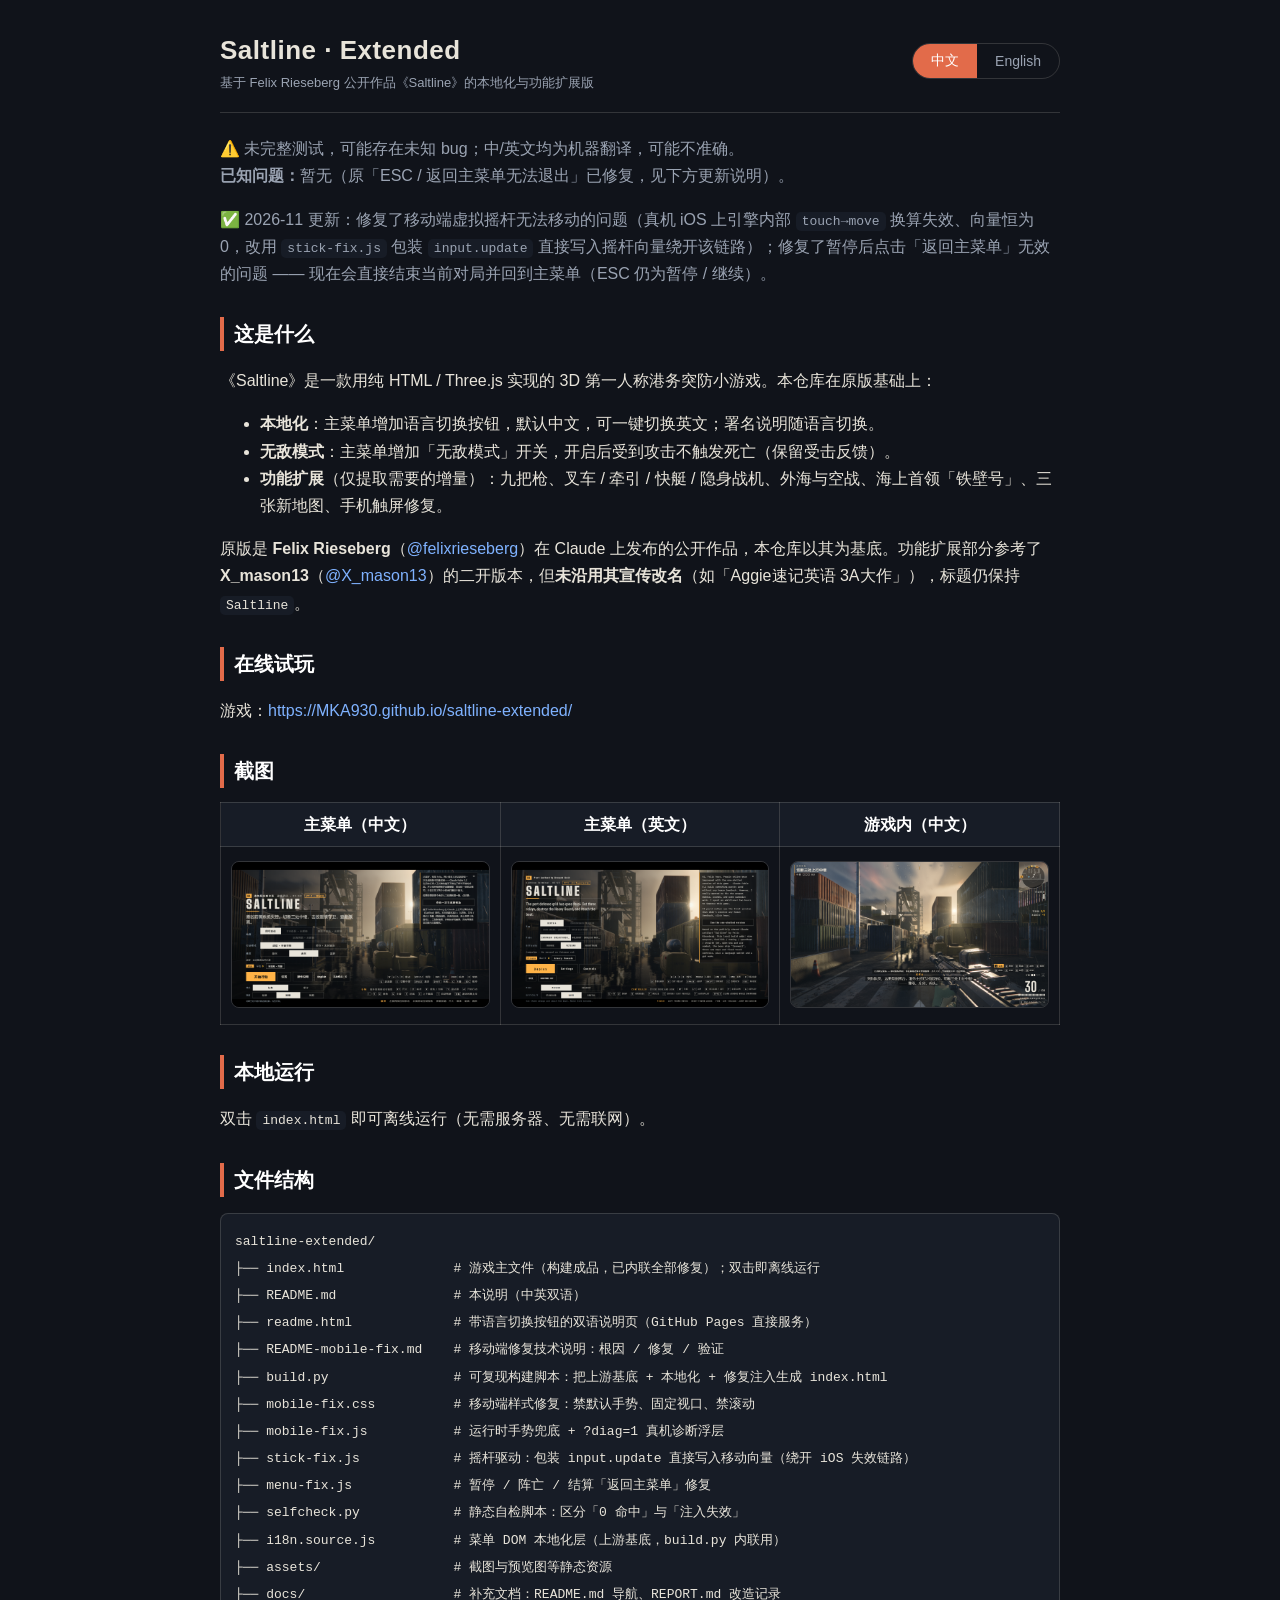
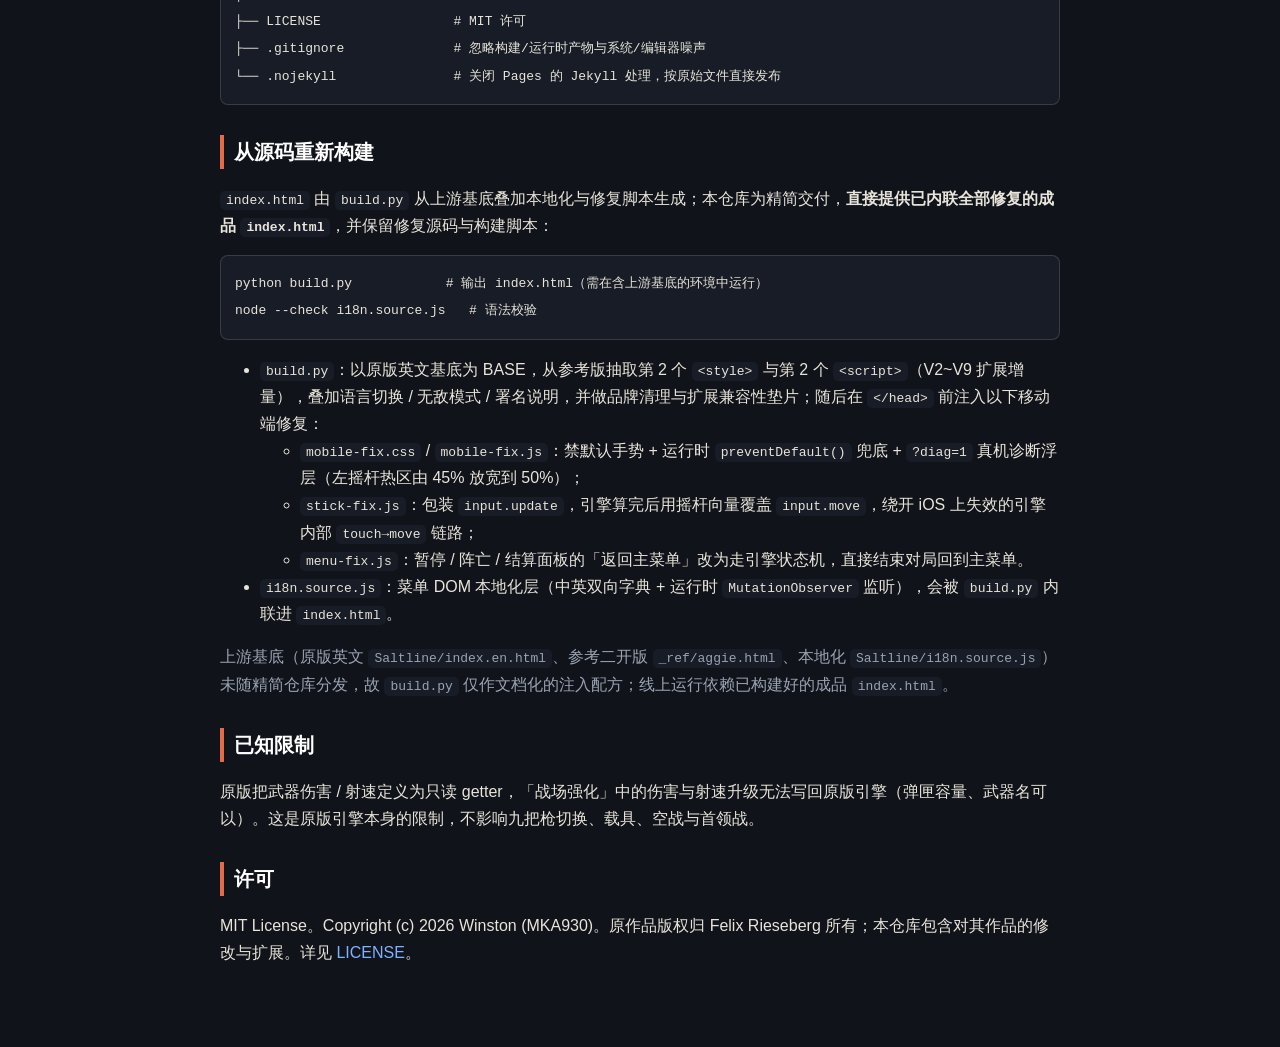
<file: readme.html>
<!DOCTYPE html>
<html lang="zh">
<head>
<meta charset="utf-8">
<meta name="viewport" content="width=device-width, initial-scale=1">
<title>Saltline · Extended — 说明 / README</title>
<style>
  :root{
    --bg:#10131a; --panel:#171c26; --ink:#e8e4da; --muted:#9aa3b2;
    --accent:#e26b4a; --line:rgba(232,228,218,.16);
  }
  *{box-sizing:border-box}
  body{margin:0;background:var(--bg);color:var(--ink);
    font:16px/1.7 -apple-system,"Segoe UI",Roboto,"PingFang SC","Microsoft YaHei",sans-serif}
  .wrap{max-width:880px;margin:0 auto;padding:28px 20px 64px}
  header{display:flex;flex-wrap:wrap;align-items:center;justify-content:space-between;gap:12px;
    border-bottom:1px solid var(--line);padding-bottom:18px;margin-bottom:22px}
  h1{font-size:26px;margin:0;letter-spacing:.5px}
  h2{font-size:20px;margin:30px 0 10px;color:#fff;border-left:4px solid var(--accent);padding-left:10px}
  p{color:var(--ink)} .muted{color:var(--muted)}
  a{color:#7fb2ff;text-decoration:none} a:hover{text-decoration:underline}
  .toggle{display:inline-flex;border:1px solid var(--line);border-radius:999px;overflow:hidden}
  .toggle button{background:transparent;color:var(--muted);border:0;padding:8px 18px;font-size:14px;cursor:pointer}
  .toggle button.on{background:var(--accent);color:#fff}
  table{border-collapse:collapse;width:100%;margin:14px 0}
  th,td{border:1px solid var(--line);padding:8px 10px;text-align:center;vertical-align:middle}
  th{background:var(--panel);color:#fff}
  img{max-width:100%;border:1px solid var(--line);border-radius:8px;margin-top:6px}
  code{background:var(--panel);padding:2px 6px;border-radius:5px;font-size:13px}
  pre{background:var(--panel);padding:14px;border:1px solid var(--line);border-radius:8px;overflow:auto}
  pre code{background:none;padding:0}
  .sec{display:none} .sec.show{display:block}
  .lang-hint{font-size:13px;color:var(--muted)}
</style>
</head>
<body>
<div class="wrap">
  <header>
    <div>
      <h1>Saltline · Extended</h1>
      <div class="lang-hint">基于 Felix Rieseberg 公开作品《Saltline》的本地化与功能扩展版</div>
    </div>
    <div class="toggle" id="tg">
      <button data-lang="zh" class="on">中文</button>
      <button data-lang="en">English</button>
    </div>
  </header>

  <!-- ===================== 中文 ===================== -->
  <section class="sec show" data-lang="zh">
    <p class="muted">⚠️ 未完整测试，可能存在未知 bug；中/英文均为机器翻译，可能不准确。<br><strong>已知问题：</strong>暂无（原「ESC / 返回主菜单无法退出」已修复，见下方更新说明）。</p>
    <p class="muted">✅ 2026-11 更新：修复了移动端虚拟摇杆无法移动的问题（真机 iOS 上引擎内部 <code>touch→move</code> 换算失效、向量恒为 0，改用 <code>stick-fix.js</code> 包装 <code>input.update</code> 直接写入摇杆向量绕开该链路）；修复了暂停后点击「返回主菜单」无效的问题 —— 现在会直接结束当前对局并回到主菜单（ESC 仍为暂停 / 继续）。</p>
    <h2>这是什么</h2>
    <p>《Saltline》是一款用纯 HTML / Three.js 实现的 3D 第一人称港务突防小游戏。本仓库在原版基础上：</p>
    <ul>
      <li><b>本地化</b>：主菜单增加语言切换按钮，默认中文，可一键切换英文；署名说明随语言切换。</li>
      <li><b>无敌模式</b>：主菜单增加「无敌模式」开关，开启后受到攻击不触发死亡（保留受击反馈）。</li>
      <li><b>功能扩展</b>（仅提取需要的增量）：九把枪、叉车 / 牵引 / 快艇 / 隐身战机、外海与空战、海上首领「铁壁号」、三张新地图、手机触屏修复。</li>
    </ul>
    <p>原版是 <b>Felix Rieseberg</b>（<a href="https://x.com/felixrieseberg" target="_blank" rel="noopener">@felixrieseberg</a>）在 Claude 上发布的公开作品，本仓库以其为基底。功能扩展部分参考了 <b>X_mason13</b>（<a href="https://x.com/X_mason13" target="_blank" rel="noopener">@X_mason13</a>）的二开版本，但<b>未沿用其宣传改名</b>（如「Aggie速记英语 3A大作」），标题仍保持 <code>Saltline</code>。</p>

    <h2>在线试玩</h2>
    <p>游戏：<a href="./">https://MKA930.github.io/saltline-extended/</a></p>

    <h2>截图</h2>
    <table>
      <tr><th>主菜单（中文）</th><th>主菜单（英文）</th><th>游戏内（中文）</th></tr>
      <tr>
        <td><img src="assets/preview-menu-zh.png" alt="主菜单中文"></td>
        <td><img src="assets/preview-menu-en.png" alt="主菜单英文"></td>
        <td><img src="assets/preview-game-zh.png" alt="游戏内中文"></td>
      </tr>
    </table>

    <h2>本地运行</h2>
    <p>双击 <code>index.html</code> 即可离线运行（无需服务器、无需联网）。</p>

    <h2>文件结构</h2>
    <pre><code>saltline-extended/
├── index.html              # 游戏主文件（构建成品，已内联全部修复）；双击即离线运行
├── README.md               # 本说明（中英双语）
├── readme.html             # 带语言切换按钮的双语说明页（GitHub Pages 直接服务）
├── README-mobile-fix.md    # 移动端修复技术说明：根因 / 修复 / 验证
├── build.py                # 可复现构建脚本：把上游基底 + 本地化 + 修复注入生成 index.html
├── mobile-fix.css          # 移动端样式修复：禁默认手势、固定视口、禁滚动
├── mobile-fix.js           # 运行时手势兜底 + ?diag=1 真机诊断浮层
├── stick-fix.js            # 摇杆驱动：包装 input.update 直接写入移动向量（绕开 iOS 失效链路）
├── menu-fix.js             # 暂停 / 阵亡 / 结算「返回主菜单」修复
├── selfcheck.py            # 静态自检脚本：区分「0 命中」与「注入失效」
├── i18n.source.js          # 菜单 DOM 本地化层（上游基底，build.py 内联用）
├── assets/                 # 截图与预览图等静态资源
├── docs/                   # 补充文档：README.md 导航、REPORT.md 改造记录
├── LICENSE                 # MIT 许可
├── .gitignore              # 忽略构建/运行时产物与系统/编辑器噪声
└── .nojekyll               # 关闭 Pages 的 Jekyll 处理，按原始文件直接发布</code></pre>

    <h2>从源码重新构建</h2>
    <p><code>index.html</code> 由 <code>build.py</code> 从上游基底叠加本地化与修复脚本生成；本仓库为精简交付，<strong>直接提供已内联全部修复的成品 <code>index.html</code></strong>，并保留修复源码与构建脚本：</p>
    <pre><code>python build.py            # 输出 index.html（需在含上游基底的环境中运行）
node --check i18n.source.js   # 语法校验</code></pre>
    <ul>
      <li><code>build.py</code>：以原版英文基底为 BASE，从参考版抽取第 2 个 <code>&lt;style&gt;</code> 与第 2 个 <code>&lt;script&gt;</code>（V2~V9 扩展增量），叠加语言切换 / 无敌模式 / 署名说明，并做品牌清理与扩展兼容性垫片；随后在 <code>&lt;/head&gt;</code> 前注入以下移动端修复：
        <ul>
          <li><code>mobile-fix.css</code> / <code>mobile-fix.js</code>：禁默认手势 + 运行时 <code>preventDefault()</code> 兜底 + <code>?diag=1</code> 真机诊断浮层（左摇杆热区由 45% 放宽到 50%）；</li>
          <li><code>stick-fix.js</code>：包装 <code>input.update</code>，引擎算完后用摇杆向量覆盖 <code>input.move</code>，绕开 iOS 上失效的引擎内部 <code>touch→move</code> 链路；</li>
          <li><code>menu-fix.js</code>：暂停 / 阵亡 / 结算面板的「返回主菜单」改为走引擎状态机，直接结束对局回到主菜单。</li>
        </ul>
      </li>
      <li><code>i18n.source.js</code>：菜单 DOM 本地化层（中英双向字典 + 运行时 <code>MutationObserver</code> 监听），会被 <code>build.py</code> 内联进 <code>index.html</code>。</li>
    </ul>
    <p class="muted">上游基底（原版英文 <code>Saltline/index.en.html</code>、参考二开版 <code>_ref/aggie.html</code>、本地化 <code>Saltline/i18n.source.js</code>）未随精简仓库分发，故 <code>build.py</code> 仅作文档化的注入配方；线上运行依赖已构建好的成品 <code>index.html</code>。</p>

    <h2>已知限制</h2>
    <p>原版把武器伤害 / 射速定义为只读 getter，「战场强化」中的伤害与射速升级无法写回原版引擎（弹匣容量、武器名可以）。这是原版引擎本身的限制，不影响九把枪切换、载具、空战与首领战。</p>

    <h2>许可</h2>
    <p>MIT License。Copyright (c) 2026 Winston (MKA930)。原作品版权归 Felix Rieseberg 所有；本仓库包含对其作品的修改与扩展。详见 <a href="LICENSE">LICENSE</a>。</p>
  </section>

  <!-- ===================== English ===================== -->
  <section class="sec" data-lang="en">
    <p class="muted">⚠️ Not fully tested — unknown bugs may exist; both the Chinese and English UI texts are machine-translated and may be inaccurate.<br><strong>Known issue:</strong> None (the former "Back to menu" issue has been fixed, see the update note below).</p>
    <p class="muted">✅ Nov 2026 update: Fixed the mobile virtual joystick not moving the player (on real iOS the engine's internal touch→move conversion silently produced a zero vector; <code>stick-fix.js</code> now wraps <code>input.update</code> and writes the joystick vector directly, bypassing that broken path); fixed "Back to menu" not working while paused — it now ends the current run and returns to the main menu (ESC still pauses / resumes).</p>
    <h2>What this is</h2>
    <p><i>Saltline</i> is a 3D first-person port-breaching game built as a single HTML file with Three.js. This repository extends the original:</p>
    <ul>
      <li><b>Localization</b>: a language switch on the main menu (Chinese by default, one-click to English); the attribution note switches with it.</li>
      <li><b>God mode</b>: a toggle on the main menu; when on, taking damage does not trigger death (hit feedback is preserved).</li>
      <li><b>Feature extensions</b> (only the needed increment): nine weapons, forklift / towing / speedboat / stealth jet, open-sea and air combat, the boss ship "Ironwall", three new maps, and fixed touch controls.</li>
    </ul>
    <p>The base is the publicly shared Claude artifact <b>"Saltline"</b> by <b>Felix Rieseberg</b> (<a href="https://x.com/felixrieseberg" target="_blank" rel="noopener">@felixrieseberg</a>). The feature extensions reference the second-dev (fork) version by <b>X_mason13</b> (<a href="https://x.com/X_mason13" target="_blank" rel="noopener">@X_mason13</a>), but this repo does <b>not</b> adopt its rebranding (e.g. "Aggie速记英语 3A大作") — the title stays <code>Saltline</code>.</p>

    <h2>Play online</h2>
    <p>Game: <a href="./">https://MKA930.github.io/saltline-extended/</a></p>

    <h2>Screenshots</h2>
    <table>
      <tr><th>Menu (Chinese)</th><th>Menu (English)</th><th>In-game (Chinese)</th></tr>
      <tr>
        <td><img src="assets/preview-menu-zh.png" alt="Menu Chinese"></td>
        <td><img src="assets/preview-menu-en.png" alt="Menu English"></td>
        <td><img src="assets/preview-game-zh.png" alt="In-game Chinese"></td>
      </tr>
    </table>

    <h2>Run locally</h2>
    <p>Double-click <code>index.html</code> — it runs fully offline (no server, no network).</p>

    <h2>File structure</h2>
    <pre><code>saltline-extended/
├── index.html              # The game (built artifact, all fixes inlined); double-click to run offline
├── README.md               # This README (bilingual)
├── readme.html             # Bilingual README with a language toggle button (served by GitHub Pages)
├── README-mobile-fix.md    # Mobile-fix technical notes: root cause / fix / verification
├── build.py                # Reproducible build script: injects the upstream base + localization + fixes into index.html
├── mobile-fix.css          # Mobile style fixes: disable default gestures, fix viewport, disable scroll
├── mobile-fix.js           # Runtime gesture fallback + ?diag=1 on-device diagnostic overlay
├── stick-fix.js            # Joystick driver: wraps input.update and writes the move vector directly (bypasses the broken iOS touch→move path)
├── menu-fix.js             # Pause / death / results "Back to menu" fix
├── selfcheck.py            # Static self-check script: tells "0 hits" apart from "injection failure"
├── i18n.source.js          # Menu DOM localization layer (upstream base, inlined by build.py)
├── assets/                 # Screenshots and preview images
├── docs/                   # Supplementary docs: README.md index, REPORT.md build notes
├── LICENSE                 # MIT license
├── .gitignore              # Ignore build/runtime artifacts and OS/editor noise
└── .nojekyll               # Disable Pages' Jekyll processing; publish raw files as-is</code></pre>

    <h2>Rebuild from source</h2>
    <p><code>index.html</code> is produced by <code>build.py</code> from the upstream base plus the localization and fix scripts. This repo ships a trimmed deliverable — it <strong>ships the pre-built <code>index.html</code> with all fixes already inlined</strong>, along with the fix sources and the build script:</p>
    <pre><code>python build.py            # emits index.html (run in an environment that has the upstream base)
node --check i18n.source.js   # syntax check</code></pre>
    <ul>
      <li><code>build.py</code>: uses the original English base, extracts the 2nd <code>&lt;style&gt;</code> and 2nd <code>&lt;script&gt;</code> (the V2–V9 extension increment) from the reference build, layers on language switch / god mode / attribution, and applies debranding plus an extension-compatibility shim; it then injects the following mobile fixes before <code>&lt;/head&gt;</code>:
        <ul>
          <li><code>mobile-fix.css</code> / <code>mobile-fix.js</code>: disabled default gestures + a runtime <code>preventDefault()</code> fallback + the <code>?diag=1</code> on-device diagnostic overlay (left joystick hot-zone widened from 45% to 50%);</li>
          <li><code>stick-fix.js</code>: wraps <code>input.update</code> and overwrites <code>input.move</code> with the joystick vector after the engine finishes, bypassing the broken internal <code>touch→move</code> path on iOS;</li>
          <li><code>menu-fix.js</code>: the "Back to menu" button on the pause / death / results panels is rerouted through the engine state machine, ending the run and returning to the main menu.</li>
        </ul>
      </li>
      <li><code>i18n.source.js</code>: the menu DOM localization layer (bidirectional CN/EN dictionary + runtime <code>MutationObserver</code>); <code>build.py</code> inlines it into <code>index.html</code>.</li>
    </ul>
    <p class="muted">The upstream base (original English <code>Saltline/index.en.html</code>, reference second-dev <code>_ref/aggie.html</code>, localization <code>Saltline/i18n.source.js</code>) is not shipped in this trimmed repo, so <code>build.py</code> serves mainly as a documented injection recipe; the live build depends on the pre-built <code>index.html</code>.</p>

    <h2>Known limitations</h2>
    <p>The original defines weapon damage / fire-rate as read-only getters, so the "field upgrades" for damage and fire-rate cannot be written back to the original engine (magazine size and weapon name can). This is a limitation of the original engine and does not affect weapon switching, vehicles, air combat, or the boss fight.</p>

    <h2>License</h2>
    <p>MIT License. Copyright (c) 2026 Winston (MKA930). The original work is © Felix Rieseberg; this repository contains modifications and extensions of it. See <a href="LICENSE">LICENSE</a>.</p>
  </section>
</div>
<script>
  (function(){
    var tg = document.getElementById('tg');
    var btns = tg.querySelectorAll('button');
    var secs = document.querySelectorAll('.sec');
    function setLang(l){
      btns.forEach(function(b){ b.classList.toggle('on', b.getAttribute('data-lang')===l); });
      secs.forEach(function(s){ s.classList.toggle('show', s.getAttribute('data-lang')===l); });
      document.documentElement.lang = (l==='zh') ? 'zh' : 'en';
      try{ localStorage.setItem('saltline.readme.lang', l); }catch(e){}
    }
    btns.forEach(function(b){
      b.addEventListener('click', function(){ setLang(b.getAttribute('data-lang')); });
    });
    var saved = 'zh';
    try{ saved = localStorage.getItem('saltline.readme.lang') || 'zh'; }catch(e){}
    setLang(saved);
  })();
</script>
</body>
</html>
</file>
